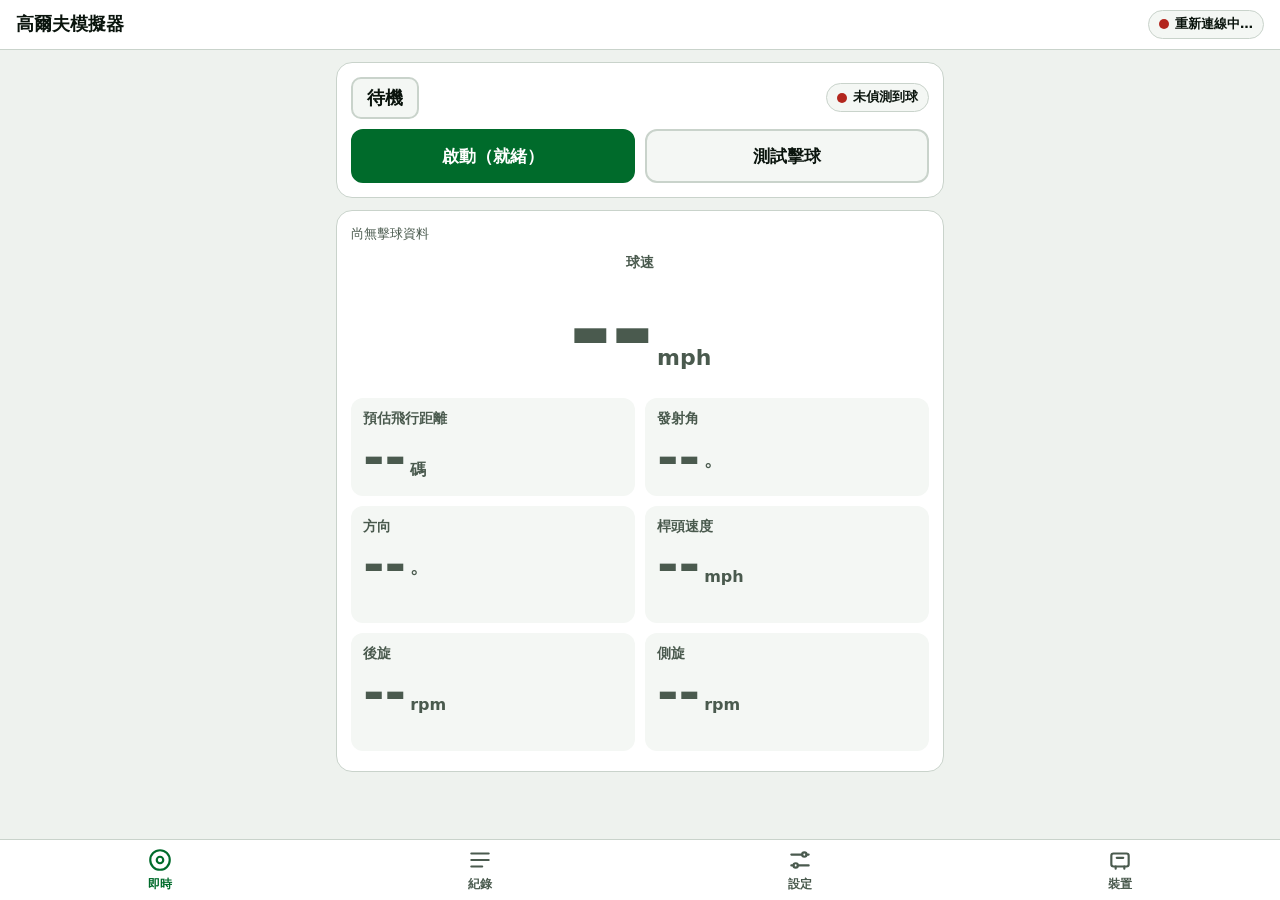
<file: service/web/index.html>
<!doctype html>
<html lang="zh-Hant">
<head>
<meta charset="utf-8">
<meta name="viewport" content="width=device-width, initial-scale=1, viewport-fit=cover">
<meta name="theme-color" content="#0a7d33">
<meta name="color-scheme" content="light dark">
<meta name="apple-mobile-web-app-capable" content="yes">
<meta name="mobile-web-app-capable" content="yes">
<meta name="apple-mobile-web-app-title" content="高爾夫模擬器">
<title>高爾夫模擬器</title>
<link rel="manifest" href="manifest.webmanifest">
<link rel="icon" type="image/svg+xml" href="icons/icon.svg">
<link rel="apple-touch-icon" href="icons/apple-touch-icon.png">
<link rel="stylesheet" href="app.css">
</head>
<body>
<header class="top">
  <h1>高爾夫模擬器</h1>
  <div class="pills">
    <span id="connPill" class="pill off"><i></i><span id="connText">連線中…</span></span>
  </div>
</header>

<main>
  <!-- ============ 即時 ============ -->
  <section id="screen-live" class="screen active" aria-label="即時擊球">
    <div class="card statusbar">
      <div class="statusline">
        <span id="stateBadge" class="badge idle">待機</span>
        <span id="ballPill" class="pill off"><i></i><span id="ballText">未偵測到球</span></span>
      </div>
      <p id="stateMsg" class="muted small"></p>
      <div class="btnrow">
        <button id="armBtn" class="btn primary big" type="button">啟動（就緒）</button>
        <button id="testBtn" class="btn big" type="button">測試擊球</button>
      </div>
    </div>

    <div id="shotCard" class="card shot empty">
      <div class="shothead"><span class="muted small" id="shotTime">尚無擊球資料</span><span id="shotConf" class="muted small"></span></div>
      <div class="hero">
        <div class="label">球速</div>
        <div class="num xl"><span id="v-ball">--</span><small id="u-ball">mph</small></div>
      </div>
      <div class="grid2">
        <div class="tile"><div class="label">預估飛行距離</div><div class="num"><span id="v-carry">--</span><small class="u-dist">碼</small></div></div>
        <div class="tile"><div class="label">發射角</div><div class="num"><span id="v-vla">--</span><small>°</small></div></div>
        <div class="tile"><div class="label">方向</div><div class="num"><span id="v-hla">--</span><small>°</small></div><div class="sub" id="s-hla"></div></div>
        <div class="tile"><div class="label">桿頭速度</div><div class="num"><span id="v-club">--</span><small class="u-speed">mph</small></div><div class="sub" id="s-smash"></div></div>
        <div class="tile"><div class="label">後旋</div><div class="num"><span id="v-back">--</span><small>rpm</small></div></div>
        <div class="tile"><div class="label">側旋</div><div class="num"><span id="v-side">--</span><small>rpm</small></div><div class="sub" id="s-side"></div></div>
      </div>
      <p class="muted small" id="shotExtra"></p>
    </div>
  </section>

  <!-- ============ 紀錄 ============ -->
  <section id="screen-history" class="screen" aria-label="擊球紀錄">
    <div class="card">
      <div class="seg" role="tablist" aria-label="範圍">
        <button type="button" id="scopeSession" class="on">本次練習</button>
        <button type="button" id="scopeAll">全部紀錄</button>
      </div>
      <div class="btnrow"><button id="newSessionBtn" class="btn" type="button">開始新的練習</button></div>
    </div>
    <div class="card" id="statsCard">
      <h2>統計</h2>
      <div id="stats" class="stats"></div>
    </div>
    <div class="card">
      <h2>落點分佈（俯視）</h2>
      <div id="plotWrap"></div>
      <p class="muted small" id="plotNote"></p>
    </div>
    <div class="card">
      <h2>擊球列表 <span id="histCount" class="muted small"></span></h2>
      <ul id="histList" class="hist"></ul>
      <p id="histEmpty" class="muted">沒有紀錄。按「測試擊球」試試看。</p>
    </div>
  </section>

  <!-- ============ 設定 ============ -->
  <section id="screen-settings" class="screen" aria-label="設定">
    <div class="card form">
      <h2>單位</h2>
      <div class="field"><span class="flabel">快速切換</span>
        <div class="seg" id="seg-preset"><button type="button" data-v="metric">公制</button><button type="button" data-v="imperial">英制</button></div></div>
      <div class="field"><span class="flabel">距離</span>
        <div class="seg" id="seg-distance_unit"><button type="button" data-v="yd">碼</button><button type="button" data-v="m">公尺</button></div></div>
      <div class="field"><span class="flabel">速度</span>
        <div class="seg" id="seg-speed_unit"><button type="button" data-v="mph">mph</button><button type="button" data-v="kmh">km/h</button><button type="button" data-v="ms">m/s</button></div></div>
    </div>
    <div class="card form">
      <h2>球手與環境</h2>
      <div class="field"><span class="flabel">慣用手</span>
        <div class="seg" id="seg-handedness"><button type="button" data-v="right">右手</button><button type="button" data-v="left">左手</button></div></div>
      <label class="field"><span class="flabel">海拔（公尺）</span><input id="in-altitude_m" type="number" inputmode="decimal" step="10" min="-500" max="5000"></label>
      <label class="field"><span class="flabel">感測器放置距離（公尺）</span><input id="in-placement_distance_m" type="number" inputmode="decimal" step="0.1" min="0.5" max="6"></label>
      <p class="muted small">放置距離為感測器到球的距離，通常 1.5 到 2.5 公尺。</p>
    </div>
    <div class="card form">
      <h2>GSPro 連線</h2>
      <div class="field"><span class="flabel">啟用 GSPro Open Connect</span>
        <div class="seg" id="seg-gspro_enabled"><button type="button" data-v="false">關</button><button type="button" data-v="true">開</button></div></div>
      <label class="field"><span class="flabel">GSPro 電腦位址</span><input id="in-gspro_host" type="text" inputmode="url" autocapitalize="off" autocomplete="off"></label>
      <label class="field"><span class="flabel">連接埠</span><input id="in-gspro_port" type="number" inputmode="numeric" min="1" max="65535"></label>
      <p class="muted small" id="gsproState"></p>
    </div>
    <div class="card form">
      <h2>外觀</h2>
      <div class="field"><span class="flabel">主題</span>
        <div class="seg" id="seg-theme"><button type="button" data-v="auto">自動</button><button type="button" data-v="light">淺色</button><button type="button" data-v="dark">深色</button></div></div>
    </div>
  </section>

  <!-- ============ 裝置 ============ -->
  <section id="screen-device" class="screen" aria-label="裝置">
    <div class="card">
      <h2>裝置資訊</h2>
      <dl class="kv" id="devInfo"></dl>
    </div>
    <div class="card">
      <h2>感測器狀態</h2>
      <ul class="health" id="health"></ul>
    </div>
    <div class="card">
      <h2>軟體更新</h2>
      <dl class="kv" id="updInfo"></dl>
      <div class="progress" id="updProgressWrap" hidden><div id="updBar"></div></div>
      <p id="updMsg" class="muted"></p>
      <div class="btnrow">
        <button id="updCheck" class="btn big" type="button">檢查更新</button>
        <button id="updApply" class="btn primary big" type="button" disabled>安裝更新</button>
      </div>
    </div>
  </section>
</main>

<nav class="tabs" aria-label="主選單">
  <button type="button" data-screen="live" class="on"><svg viewBox="0 0 24 24"><circle cx="12" cy="12" r="9"/><circle cx="12" cy="12" r="3"/></svg><span>即時</span></button>
  <button type="button" data-screen="history"><svg viewBox="0 0 24 24"><path d="M4 6h16M4 12h16M4 18h10"/></svg><span>紀錄</span></button>
  <button type="button" data-screen="settings"><svg viewBox="0 0 24 24"><path d="M4 7h10M18 7h2M4 17h2M10 17h10"/><circle cx="16" cy="7" r="2"/><circle cx="8" cy="17" r="2"/></svg><span>設定</span></button>
  <button type="button" data-screen="device"><svg viewBox="0 0 24 24"><rect x="4" y="6" width="16" height="12" rx="2"/><path d="M8 18v2M16 18v2M9 10h6"/></svg><span>裝置</span></button>
</nav>

<div id="toast" class="toast" role="status" aria-live="polite"></div>
<script src="flight.js"></script>
<script src="app.js"></script>
</body>
</html>
</file>
<file: service/web/app.css>
:root {
  --bg: #eef2ee; --card: #ffffff; --text: #0a140d; --muted: #4a5a4e; --line: #c9d3cb;
  --accent: #006b2b; --accent-text: #ffffff; --ok: #0a7d33; --warn: #8a5a00; --bad: #b3261e;
  --tile: #f4f7f4; --dot: #0b5fff; --dot-old: #7a8f80;
}
@media (prefers-color-scheme: dark) {
  :root:not([data-theme="light"]) {
    --bg: #070a08; --card: #131a15; --text: #f4f8f5; --muted: #a9b8ad; --line: #2c3a30;
    --accent: #4ade80; --accent-text: #04200d; --ok: #4ade80; --warn: #fbbf24; --bad: #ff8a80;
    --tile: #1a231d; --dot: #6aa6ff; --dot-old: #6f8576;
  }
}
:root[data-theme="dark"] {
  --bg: #070a08; --card: #131a15; --text: #f4f8f5; --muted: #a9b8ad; --line: #2c3a30;
  --accent: #4ade80; --accent-text: #04200d; --ok: #4ade80; --warn: #fbbf24; --bad: #ff8a80;
  --tile: #1a231d; --dot: #6aa6ff; --dot-old: #6f8576;
}
* { box-sizing: border-box; -webkit-tap-highlight-color: transparent; }
html { color-scheme: light dark; }
:root[data-theme="light"] { color-scheme: light; }
:root[data-theme="dark"] { color-scheme: dark; }
body {
  margin: 0; background: var(--bg); color: var(--text);
  font: 16px/1.45 system-ui, -apple-system, "PingFang TC", "Noto Sans TC", "Microsoft JhengHei", sans-serif;
  padding-bottom: calc(68px + env(safe-area-inset-bottom));
}
.top {
  position: sticky; top: 0; z-index: 5; background: var(--card); border-bottom: 1px solid var(--line);
  display: flex; align-items: center; justify-content: space-between; gap: 8px;
  padding: calc(10px + env(safe-area-inset-top)) 16px 10px;
}
.top h1 { font-size: 18px; margin: 0; }
main { max-width: 640px; margin: 0 auto; padding: 12px 16px; }
.screen { display: none; }
.screen.active { display: block; }
.card { background: var(--card); border: 1px solid var(--line); border-radius: 16px; padding: 14px; margin-bottom: 12px; }
h2 { font-size: 16px; margin: 0 0 10px; }
.muted { color: var(--muted); }
.small { font-size: 13px; }
p { margin: 6px 0; }

.pill { display: inline-flex; align-items: center; gap: 6px; font-size: 13px; font-weight: 600; padding: 4px 10px; border-radius: 99px; border: 1px solid var(--line); background: var(--tile); }
.pill i { width: 10px; height: 10px; border-radius: 50%; background: var(--bad); display: inline-block; }
.pill.on i { background: var(--ok); }
.pill.warn i { background: var(--warn); }
.badge { font-weight: 800; font-size: 18px; padding: 6px 14px; border-radius: 10px; background: var(--tile); border: 2px solid var(--line); }
.badge.ready { border-color: var(--ok); color: var(--ok); }
.badge.processing, .badge.updating { border-color: var(--warn); color: var(--warn); }
.badge.error { border-color: var(--bad); color: var(--bad); }
.statusline { display: flex; align-items: center; justify-content: space-between; gap: 8px; flex-wrap: wrap; }

.btnrow { display: flex; gap: 10px; margin-top: 10px; }
.btn { flex: 1; min-height: 48px; border-radius: 12px; border: 2px solid var(--line); background: var(--tile); color: var(--text); font: inherit; font-weight: 700; padding: 8px 12px; cursor: pointer; }
.btn.big { min-height: 54px; font-size: 17px; }
.btn.primary { background: var(--accent); border-color: var(--accent); color: var(--accent-text); }
.btn.danger { border-color: var(--bad); color: var(--bad); }
.btn:disabled { opacity: .45; cursor: default; }
.btn:active:not(:disabled) { transform: scale(.98); }
button:focus-visible, input:focus-visible { outline: 3px solid var(--dot); outline-offset: 2px; }

.shot.flash { animation: flash 1.1s ease-out; }
@keyframes flash { from { box-shadow: 0 0 0 4px var(--accent); } to { box-shadow: 0 0 0 0 transparent; } }
.shothead { display: flex; justify-content: space-between; gap: 8px; }
.hero { text-align: center; padding: 8px 0 12px; }
.label { font-size: 14px; font-weight: 600; color: var(--muted); }
.num { font-weight: 800; font-variant-numeric: tabular-nums; font-size: clamp(34px, 10.5vw, 52px); line-height: 1.1; }
.num.xl { font-size: clamp(64px, 24vw, 104px); letter-spacing: -1px; }
.num small { font-size: 16px; font-weight: 700; color: var(--muted); margin-left: 4px; letter-spacing: 0; }
.num.xl small { font-size: 22px; }
.sub { font-size: 14px; font-weight: 700; color: var(--muted); min-height: 20px; }
.grid2 { display: grid; grid-template-columns: 1fr 1fr; gap: 10px; }
.tile { background: var(--tile); border-radius: 12px; padding: 10px 12px; min-width: 0; }
.shot.empty .num { color: var(--muted); }

.seg { display: flex; border: 2px solid var(--line); border-radius: 12px; overflow: hidden; }
.seg button { flex: 1; min-height: 46px; border: 0; background: transparent; color: var(--text); font: inherit; font-weight: 700; cursor: pointer; padding: 6px 8px; }
.seg button + button { border-left: 2px solid var(--line); }
.seg button.on { background: var(--accent); color: var(--accent-text); }

.form .field { display: flex; flex-direction: column; gap: 6px; margin: 12px 0; }
.flabel { font-weight: 700; font-size: 15px; }
input[type=number], input[type=text] { min-height: 48px; border-radius: 12px; border: 2px solid var(--line); background: var(--tile); color: var(--text); font: inherit; font-size: 18px; padding: 6px 12px; width: 100%; }

.stats { display: grid; grid-template-columns: 1fr 1fr 1fr; gap: 8px; }
.stat { background: var(--tile); border-radius: 12px; padding: 8px 10px; min-width: 0; }
.stat b { display: block; font-size: 22px; font-variant-numeric: tabular-nums; }
.stat span { font-size: 12px; color: var(--muted); font-weight: 600; }

.hist { list-style: none; padding: 0; margin: 0; }
.hist li { border-top: 1px solid var(--line); }
.hist li:first-child { border-top: 0; }
.hrow { display: grid; grid-template-columns: 1fr auto auto auto; gap: 8px; align-items: center; width: 100%; min-height: 54px; background: none; border: 0; color: var(--text); font: inherit; text-align: left; padding: 6px 0; cursor: pointer; font-variant-numeric: tabular-nums; }
.hrow .t { font-size: 13px; color: var(--muted); }
.hrow .v { font-weight: 800; font-size: 18px; text-align: right; }
.hrow .v small { font-size: 11px; color: var(--muted); font-weight: 600; display: block; }
.detail { padding: 4px 0 12px; display: none; }
.detail.open { display: block; }
.detail .stats { grid-template-columns: 1fr 1fr 1fr; margin-bottom: 8px; }
.detail .btn { min-height: 44px; flex: none; }
.dot-new { display: inline-block; width: 8px; height: 8px; border-radius: 50%; background: var(--dot); margin-right: 6px; }

#plotWrap svg { width: 100%; height: auto; display: block; }
.plot-bg { fill: var(--tile); }
.plot-grid { stroke: var(--line); stroke-width: 1; fill: none; }
.plot-axis { stroke: var(--muted); stroke-width: 1.5; stroke-dasharray: 5 4; }
.plot-text { fill: var(--muted); font-size: 11px; font-weight: 600; }
.plot-dot { fill: var(--dot-old); opacity: .85; stroke: var(--card); stroke-width: 1.5; }
.plot-dot.last { fill: var(--dot); opacity: 1; stroke: var(--text); stroke-width: 2; }
.plot-mean { stroke: var(--text); stroke-width: 2.5; }
.plot-ell { fill: none; stroke: var(--accent); stroke-width: 2; stroke-dasharray: 4 3; }

.kv { display: grid; grid-template-columns: auto 1fr; gap: 6px 14px; margin: 0; }
.kv dt { color: var(--muted); font-weight: 600; }
.kv dd { margin: 0; font-weight: 700; text-align: right; word-break: break-all; font-variant-numeric: tabular-nums; }
.health { list-style: none; padding: 0; margin: 0; }
.health li { display: flex; align-items: center; justify-content: space-between; gap: 8px; padding: 8px 0; border-top: 1px solid var(--line); }
.health li:first-child { border-top: 0; }
.health .nm { font-weight: 700; }
.health .dt { font-size: 12px; color: var(--muted); text-align: right; }
.progress { height: 14px; border-radius: 99px; background: var(--tile); border: 1px solid var(--line); overflow: hidden; margin: 12px 0 4px; }
.progress div { height: 100%; width: 0; background: var(--accent); transition: width .3s; }

.tabs {
  position: fixed; left: 0; right: 0; bottom: 0; z-index: 6; display: flex; background: var(--card); border-top: 1px solid var(--line);
  padding-bottom: env(safe-area-inset-bottom);
}
.tabs button { flex: 1; background: none; border: 0; color: var(--muted); font: inherit; font-size: 12px; font-weight: 700; min-height: 60px; display: flex; flex-direction: column; align-items: center; justify-content: center; gap: 3px; cursor: pointer; }
.tabs svg { width: 26px; height: 26px; fill: none; stroke: currentColor; stroke-width: 2; stroke-linecap: round; stroke-linejoin: round; }
.tabs button.on { color: var(--accent); }

.toast { position: fixed; left: 50%; bottom: calc(80px + env(safe-area-inset-bottom)); transform: translate(-50%, 20px); background: var(--text); color: var(--bg); padding: 10px 18px; border-radius: 99px; font-weight: 700; opacity: 0; pointer-events: none; transition: all .25s; z-index: 10; max-width: 90vw; }
.toast.show { opacity: 1; transform: translate(-50%, 0); }
@media (prefers-reduced-motion: reduce) { * { animation: none !important; transition: none !important; } }
.stat b { font-size: 20px; white-space: nowrap; }
.stat b small { font-size: 12px; font-weight: 600; }
</file>
